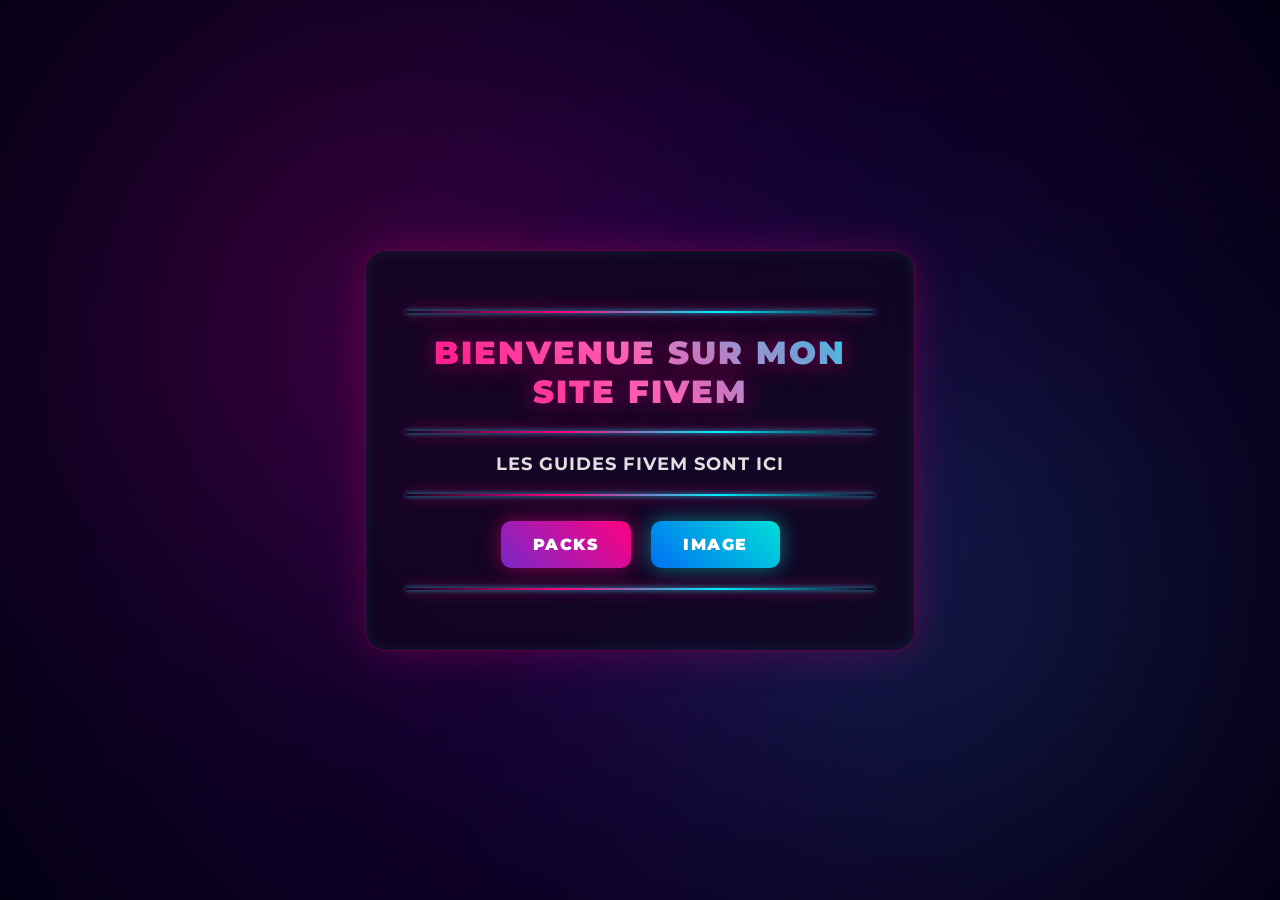
<file: benim sitem gemini gt6 style/index.html>
<!DOCTYPE html>
<html lang="fr">
<head>
    <meta charset="UTF-8">
    <meta name="viewport" content="width=device-width, initial-scale=1.0">
    <title>MON SITE FIVEM</title>  <link rel="stylesheet" href="style.css">
    <style>
        @import url('https://fonts.googleapis.com/css2?family=Montserrat:wght@400;700;900&display=swap');

        * {
            margin: 0;
            padding: 0;
            box-sizing: border-box;
            font-family: 'Montserrat', sans-serif;
        }

        body {
            background: radial-gradient(circle at center, #240046 0%, #10002b 50%, #050014 100%);
            min-height: 100vh;
            display: flex;
            justify-content: center;
            align-items: center;
            color: #ffffff;
            overflow: hidden;
            position: relative;
        }

        /* GTA VI Neon Arka Plan Işıkları */
        body::before {
            content: '';
            position: absolute;
            width: 350px;
            height: 350px;
            background: #ff007f;
            filter: blur(150px);
            opacity: 0.35;
            top: 15%;
            left: 15%;
            border-radius: 50%;
        }

        body::after {
            content: '';
            position: absolute;
            width: 350px;
            height: 350px;
            background: #00f0ff;
            filter: blur(150px);
            opacity: 0.25;
            bottom: 15%;
            right: 15%;
            border-radius: 50%;
        }

        /* Cam Efektli Ana Kart */
        .container {
            background: rgba(15, 5, 29, 0.8);
            backdrop-filter: blur(16px);
            -webkit-backdrop-filter: blur(16px);
            border: 1px solid rgba(255, 0, 128, 0.3);
            border-radius: 20px;
            padding: 40px;
            max-width: 550px;
            width: 90%;
            text-align: center;
            box-shadow: 0 0 40px rgba(255, 0, 128, 0.25), inset 0 0 15px rgba(0, 240, 255, 0.1);
            position: relative;
            z-index: 10;
        }

        h1 {
            font-size: 2rem;
            font-weight: 900;
            text-transform: uppercase;
            letter-spacing: 2px;
            background: linear-gradient(45deg, #ff007f, #ff75c3, #00f0ff);
            -webkit-background-clip: text;
            -webkit-text-fill-color: transparent;
            text-shadow: 0 0 25px rgba(255, 0, 128, 0.5);
            margin: 15px 0;
        }

        p {
            font-size: 1.1rem;
            font-weight: 700;
            letter-spacing: 1px;
            color: #e0e0e0;
            text-transform: uppercase;
            margin: 15px 0;
        }

        /* Neon Çizgiler */
        .neon-hr {
            height: 2px;
            width: 100%;
            background: linear-gradient(90deg, transparent, #ff007f, #00f0ff, transparent);
            border: none;
            margin: 20px 0;
        }

        .btn-group {
            display: flex;
            gap: 20px;
            justify-content: center;
            flex-wrap: wrap;
            margin-top: 25px;
        }

        .btn-group a {
            text-decoration: none;
        }

        .btn {
            padding: 14px 32px;
            font-size: 1rem;
            font-weight: 900;
            text-transform: uppercase;
            letter-spacing: 1.5px;
            color: #ffffff;
            border: none;
            border-radius: 10px;
            cursor: pointer;
            transition: all 0.3s ease;
        }

        .btn-packs {
            background: linear-gradient(45deg, #7928ca, #ff0080);
            box-shadow: 0 0 20px rgba(255, 0, 128, 0.5);
        }

        .btn-packs:hover {
            transform: translateY(-4px) scale(1.05);
            box-shadow: 0 0 35px rgba(255, 0, 128, 0.9);
        }

        .btn-image {
            background: linear-gradient(45deg, #0070f3, #00dfd8);
            box-shadow: 0 0 20px rgba(0, 223, 216, 0.5);
        }

        .btn-image:hover {
            transform: translateY(-4px) scale(1.05);
            box-shadow: 0 0 35px rgba(0, 223, 216, 0.9);
        }
    </style>
</head>
<body>

    <div class="container">
        <hr class="neon-hr">
        <h1>BIENVENUE SUR MON SITE FIVEM</h1> 
        <hr class="neon-hr">

        <p>LES GUIDES FIVEM SONT ICI</p>
        <hr class="neon-hr">

        <div class="btn-group">
            <a href="packs.html" target="_blank"> 
                <button class="btn btn-packs">PACKS</button>
            </a>

            <a href="image.html" target="_blank"> 
                <button class="btn btn-image">IMAGE</button>
            </a>
        </div>
        <hr class="neon-hr">
    </div>

</body>
</html>
</file>
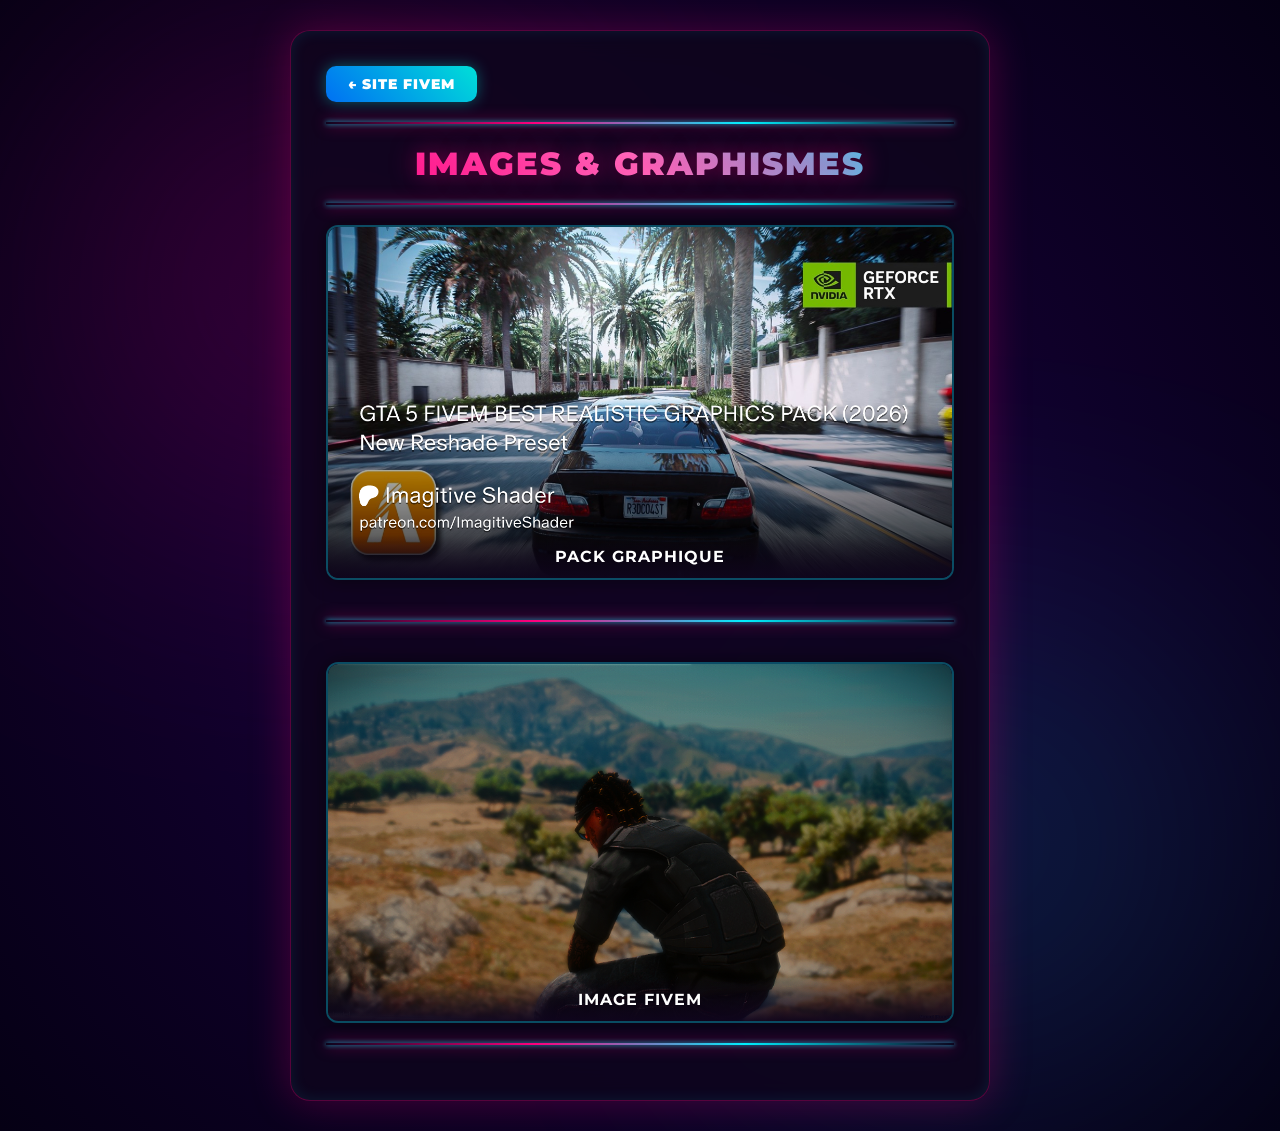
<file: benim sitem gemini gt6 style/image.html>
<!DOCTYPE html>
<html lang="fr">
<head>
    <meta charset="UTF-8">
    <meta name="viewport" content="width=device-width, initial-scale=1.0">
    <title>Images | Site FiveM</title> <link rel="stylesheet" href="style.css">
    <style>
        @import url('https://fonts.googleapis.com/css2?family=Montserrat:wght@400;700;900&display=swap');

        * {
            margin: 0;
            padding: 0;
            box-sizing: border-box;
            font-family: 'Montserrat', sans-serif;
        }

        body {
            background: radial-gradient(circle at center, #240046 0%, #10002b 50%, #050014 100%);
            min-height: 100vh;
            display: flex;
            justify-content: center;
            align-items: center;
            color: #ffffff;
            padding: 30px 15px;
            position: relative;
            overflow-x: hidden;
        }

        /* GTA VI Neon Arka Plan Işıkları */
        body::before {
            content: '';
            position: absolute;
            width: 350px;
            height: 350px;
            background: #ff007f;
            filter: blur(150px);
            opacity: 0.35;
            top: 10%;
            left: 10%;
            border-radius: 50%;
        }

        body::after {
            content: '';
            position: absolute;
            width: 350px;
            height: 350px;
            background: #00f0ff;
            filter: blur(150px);
            opacity: 0.25;
            bottom: 10%;
            right: 10%;
            border-radius: 50%;
        }

        /* Cam Efektli Ana Kart */
        .container {
            background: rgba(15, 5, 29, 0.85);
            backdrop-filter: blur(16px);
            -webkit-backdrop-filter: blur(16px);
            border: 1px solid rgba(255, 0, 128, 0.3);
            border-radius: 20px;
            padding: 35px;
            max-width: 700px;
            width: 100%;
            text-align: center;
            box-shadow: 0 0 40px rgba(255, 0, 128, 0.25), inset 0 0 15px rgba(0, 240, 255, 0.1);
            position: relative;
            z-index: 10;
        }

        .top-bar {
            display: flex;
            justify-content: flex-start;
            margin-bottom: 15px;
        }

        .btn-back {
            background: linear-gradient(45deg, #0070f3, #00dfd8);
            color: #ffffff;
            padding: 10px 22px;
            font-weight: 900;
            font-size: 0.85rem;
            text-transform: uppercase;
            letter-spacing: 1px;
            border: none;
            border-radius: 10px;
            cursor: pointer;
            box-shadow: 0 0 15px rgba(0, 223, 216, 0.4);
            transition: all 0.3s ease;
            text-decoration: none;
            display: inline-block;
        }

        .btn-back:hover {
            transform: translateY(-2px) scale(1.03);
            box-shadow: 0 0 25px rgba(0, 223, 216, 0.8);
        }

        h1 {
            font-size: 2rem;
            font-weight: 900;
            text-transform: uppercase;
            letter-spacing: 2px;
            background: linear-gradient(45deg, #ff007f, #ff75c3, #00f0ff);
            -webkit-background-clip: text;
            -webkit-text-fill-color: transparent;
            text-shadow: 0 0 25px rgba(255, 0, 128, 0.5);
            margin: 10px 0;
        }

        .neon-hr {
            height: 2px;
            width: 100%;
            background: linear-gradient(90deg, transparent, #ff007f, #00f0ff, transparent);
            border: none;
            margin: 20px 0;
        }

        .gallery {
            display: flex;
            flex-direction: column;
            gap: 20px;
        }

        .image-card {
            position: relative;
            border-radius: 12px;
            overflow: hidden;
            border: 2px solid rgba(0, 240, 255, 0.3);
            box-shadow: 0 0 20px rgba(0, 0, 0, 0.5);
            transition: all 0.3s ease;
            display: block;
        }

        .image-card:hover {
            transform: scale(1.02);
            border-color: #ff007f;
            box-shadow: 0 0 30px rgba(255, 0, 128, 0.6);
        }

        .image-card img {
            width: 100%;
            height: auto;
            display: block;
            border-radius: 10px;
        }

        .image-title {
            position: absolute;
            bottom: 0;
            left: 0;
            right: 0;
            background: linear-gradient(transparent, rgba(15, 5, 29, 0.95));
            padding: 12px;
            font-weight: 700;
            font-size: 1rem;
            letter-spacing: 1px;
            color: #ffffff;
            text-transform: uppercase;
        }
    </style>
</head>
<body>

    <div class="container">
        <!-- Bouton de retour à la page d'accueil -->
        <div class="top-bar">
            <a href="index.html" class="btn-back">
                &larr; SITE FIVEM
            </a>
        </div>

        <hr class="neon-hr">
        <h1>IMAGES & GRAPHISMES</h1>
        <hr class="neon-hr">

        <div class="gallery">
            <!-- 1. Görsel (Landscape) -->
            <a href="https://youtu.be/YpQaJbnIM-A?si=PwkJ1m85brtvbEtt" target="_blank" class="image-card">
                <img src="image/landscape.png" alt="PACK GRAPHIQUE" title="pack graphique">
                <div class="image-title">PACK GRAPHIQUE</div>
            </a>

            <hr class="neon-hr">

            <!-- 2. Görsel (FiveM) -->
            <a href="https://youtu.be/YpQaJbnIM-A?si=PwkJ1m85brtvbEtt" target="_blank" class="image-card">
                <img src="image/fivem.png" alt="Image FiveM">
                <div class="image-title">IMAGE FIVEM</div>
            </a>
        </div>

        <hr class="neon-hr">
    </div>

</body>
</html>
</file>
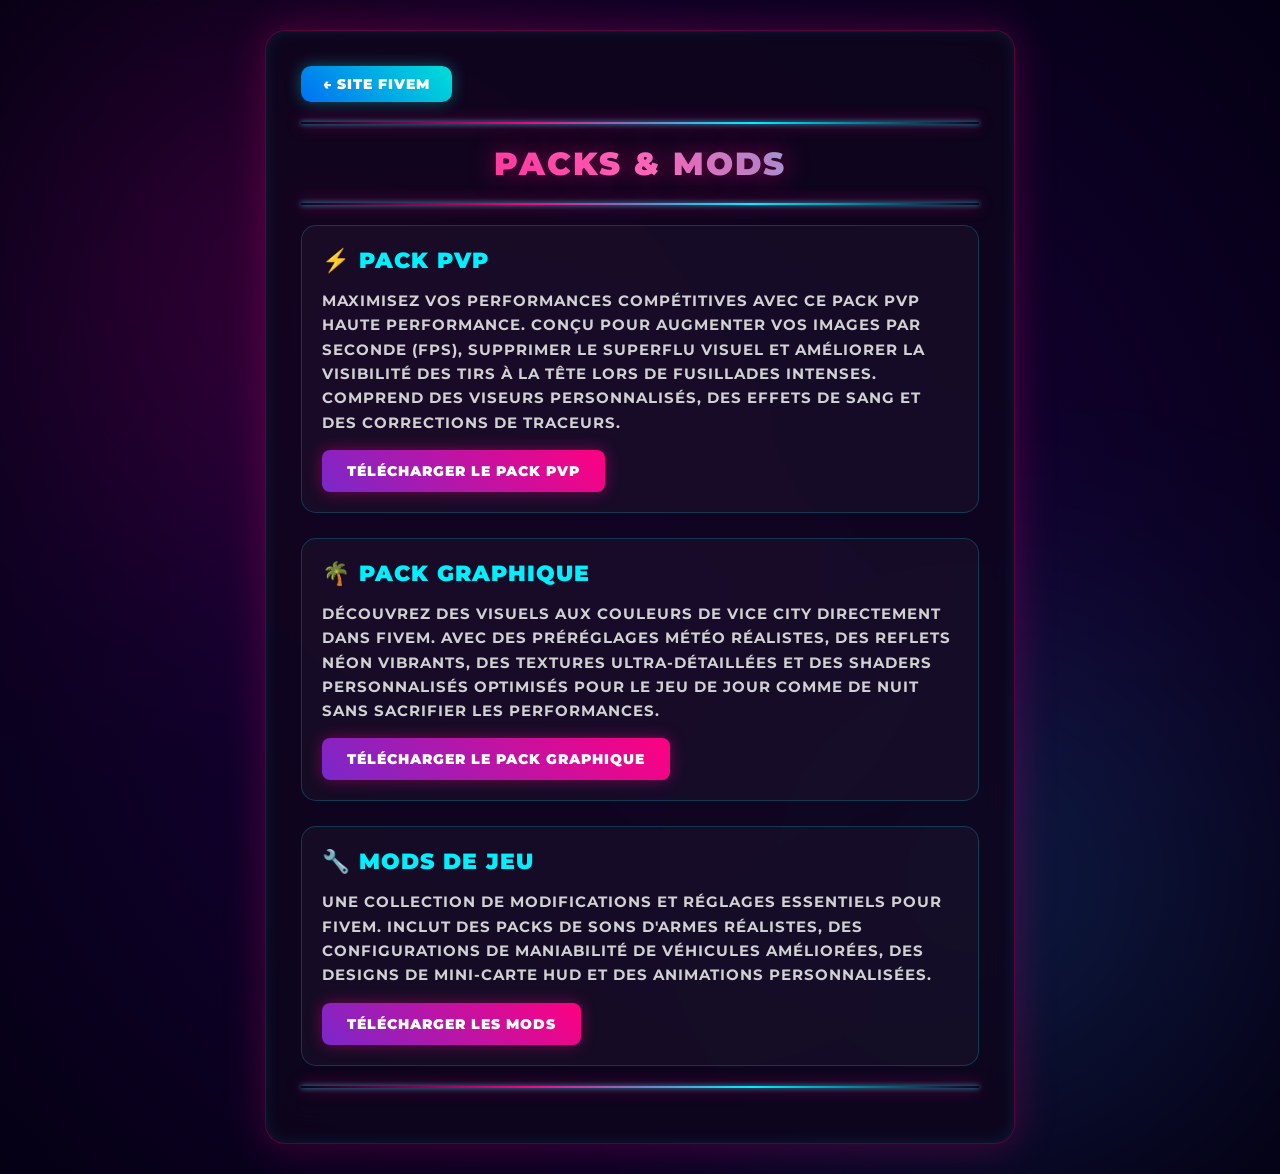
<file: benim sitem gemini gt6 style/packs.html>
<!DOCTYPE html>
<html lang="fr">
<head>
    <meta charset="UTF-8">
    <meta name="viewport" content="width=device-width, initial-scale=1.0">
    <title>Packs & Mods | Site FiveM</title> <link rel="stylesheet" href="style.css">
    <style>
        @import url('https://fonts.googleapis.com/css2?family=Montserrat:wght@400;700;900&display=swap');

        * {
            margin: 0;
            padding: 0;
            box-sizing: border-box;
            font-family: 'Montserrat', sans-serif;
        }

        body {
            background: radial-gradient(circle at center, #240046 0%, #10002b 50%, #050014 100%);
            min-height: 100vh;
            display: flex;
            justify-content: center;
            align-items: center;
            color: #ffffff;
            padding: 30px 15px;
            position: relative;
            overflow-x: hidden;
        }

        /* GTA VI Neon Background Glows */
        body::before {
            content: '';
            position: absolute;
            width: 350px;
            height: 350px;
            background: #ff007f;
            filter: blur(150px);
            opacity: 0.35;
            top: 10%;
            left: 10%;
            border-radius: 50%;
        }

        body::after {
            content: '';
            position: absolute;
            width: 350px;
            height: 350px;
            background: #00f0ff;
            filter: blur(150px);
            opacity: 0.25;
            bottom: 10%;
            right: 10%;
            border-radius: 50%;
        }

        /* Glassmorphic Container */
        .container {
            background: rgba(15, 5, 29, 0.85);
            backdrop-filter: blur(16px);
            -webkit-backdrop-filter: blur(16px);
            border: 1px solid rgba(255, 0, 128, 0.3);
            border-radius: 20px;
            padding: 35px;
            max-width: 750px;
            width: 100%;
            text-align: center;
            box-shadow: 0 0 40px rgba(255, 0, 128, 0.25), inset 0 0 15px rgba(0, 240, 255, 0.1);
            position: relative;
            z-index: 10;
        }

        .top-bar {
            display: flex;
            justify-content: flex-start;
            margin-bottom: 15px;
        }

        .btn-back {
            background: linear-gradient(45deg, #0070f3, #00dfd8);
            color: #ffffff;
            padding: 10px 22px;
            font-weight: 900;
            font-size: 0.85rem;
            text-transform: uppercase;
            letter-spacing: 1px;
            border: none;
            border-radius: 10px;
            cursor: pointer;
            box-shadow: 0 0 15px rgba(0, 223, 216, 0.4);
            transition: all 0.3s ease;
            text-decoration: none;
            display: inline-block;
        }

        .btn-back:hover {
            transform: translateY(-2px) scale(1.03);
            box-shadow: 0 0 25px rgba(0, 223, 216, 0.8);
        }

        h1 {
            font-size: 2rem;
            font-weight: 900;
            text-transform: uppercase;
            letter-spacing: 2px;
            background: linear-gradient(45deg, #ff007f, #ff75c3, #00f0ff);
            -webkit-background-clip: text;
            -webkit-text-fill-color: transparent;
            text-shadow: 0 0 25px rgba(255, 0, 128, 0.5);
            margin: 10px 0;
        }

        .neon-hr {
            height: 2px;
            width: 100%;
            background: linear-gradient(90deg, transparent, #ff007f, #00f0ff, transparent);
            border: none;
            margin: 20px 0;
        }

        /* Pack Cards List */
        .pack-list {
            display: flex;
            flex-direction: column;
            gap: 25px;
            margin-top: 20px;
        }

        .pack-card {
            background: rgba(255, 255, 255, 0.03);
            border: 1px solid rgba(0, 240, 255, 0.2);
            border-radius: 15px;
            padding: 20px;
            text-align: left;
            transition: all 0.3s ease;
        }

        .pack-card:hover {
            border-color: #ff007f;
            box-shadow: 0 0 20px rgba(255, 0, 128, 0.4);
            transform: translateY(-3px);
        }

        .pack-card h2 {
            font-size: 1.4rem;
            font-weight: 900;
            color: #00f0ff;
            text-transform: uppercase;
            margin-bottom: 10px;
            letter-spacing: 1px;
        }

        .pack-card p {
            font-size: 0.95rem;
            line-height: 1.6;
            color: #d1d1d1;
            margin-bottom: 15px;
        }

        .btn-download {
            display: inline-block;
            padding: 12px 25px;
            font-size: 0.9rem;
            font-weight: 900;
            text-transform: uppercase;
            letter-spacing: 1px;
            color: #ffffff;
            background: linear-gradient(45deg, #7928ca, #ff0080);
            border: none;
            border-radius: 8px;
            text-decoration: none;
            box-shadow: 0 0 15px rgba(255, 0, 128, 0.4);
            transition: all 0.3s ease;
        }

        .btn-download:hover {
            transform: scale(1.05);
            box-shadow: 0 0 25px rgba(255, 0, 128, 0.8);
        }
    </style>
</head>
<body>

    <div class="container">
        <!-- Bouton de retour -->
        <div class="top-bar">
            <a href="index.html" class="btn-back">
                &larr; SITE FIVEM
            </a>
        </div>

        <hr class="neon-hr">
        <h1>PACKS & MODS</h1>
        <hr class="neon-hr">

        <div class="pack-list">
            
            <!-- 1. SECTION PACK PVP -->
            <div class="pack-card">
                <h2>⚡ PACK PVP</h2>
                <p>
                    Maximisez vos performances compétitives avec ce pack PvP haute performance. Conçu pour augmenter vos images par seconde (FPS), supprimer le superflu visuel et améliorer la visibilité des tirs à la tête lors de fusillades intenses. Comprend des viseurs personnalisés, des effets de sang et des corrections de traceurs.
                </p>
                <a href="[data-uri]" download="pvp_pack.zip" class="btn-download">
                    TÉLÉCHARGER LE PACK PVP
                </a>
            </div>

            <!-- 2. SECTION PACK GRAPHIQUE -->
            <div class="pack-card">
                <h2>🌴 PACK GRAPHIQUE</h2>
                <p>
                    Découvrez des visuels aux couleurs de Vice City directement dans FiveM. Avec des préréglages météo réalistes, des reflets néon vibrants, des textures ultra-détaillées et des shaders personnalisés optimisés pour le jeu de jour comme de nuit sans sacrifier les performances.
                </p>
                <a href="[data-uri]" download="graphic_pack.zip" class="btn-download">
                    TÉLÉCHARGER LE PACK GRAPHIQUE
                </a>
            </div>

            <!-- 3. SECTION MODS DE JEU -->
            <div class="pack-card">
                <h2>🔧 MODS DE JEU</h2>
                <p>
                    Une collection de modifications et réglages essentiels pour FiveM. Inclut des packs de sons d'armes réalistes, des configurations de maniabilité de véhicules améliorées, des designs de mini-carte HUD et des animations personnalisées.
                </p>
                <a href="[data-uri]" download="game_mods.zip" class="btn-download">
                    TÉLÉCHARGER LES MODS
                </a>
            </div>

        </div>

        <hr class="neon-hr">
    </div>

</body>
</html>
</file>
<file: benim sitem gemini gt6 style/style.css>
@import url('https://fonts.googleapis.com/css2?family=Montserrat:wght@400;700;900&display=swap');

/* GENEL AYARLAR VE ÖZEL SCROLLBAR */
* {
    margin: 0;
    padding: 0;
    box-sizing: border-box;
    font-family: 'Montserrat', sans-serif;
}

::-webkit-scrollbar {
    width: 8px;
}
::-webkit-scrollbar-track {
    background: #050014;
}
::-webkit-scrollbar-thumb {
    background: linear-gradient(180deg, #ff007f, #00f0ff);
    border-radius: 10px;
}

body {
    background: radial-gradient(circle at center, #240046 0%, #10002b 50%, #050014 100%);
    min-height: 100vh;
    display: flex;
    justify-content: center;
    align-items: center;
    color: #ffffff;
    overflow-x: hidden;
    position: relative;
    padding: 20px;
}

/* ARKAPLAN DİNAMİK YÜZEN NEON IŞIKLAR */
body::before {
    content: '';
    position: absolute;
    width: 450px;
    height: 450px;
    background: #ff007f;
    filter: blur(180px);
    opacity: 0.45;
    top: 5%;
    left: 5%;
    border-radius: 50%;
    animation: floatGlow 8s ease-in-out infinite alternate;
    z-index: 1;
}

body::after {
    content: '';
    position: absolute;
    width: 450px;
    height: 450px;
    background: #00f0ff;
    filter: blur(180px);
    opacity: 0.35;
    bottom: 5%;
    right: 5%;
    border-radius: 50%;
    animation: floatGlow 8s ease-in-out infinite alternate-reverse;
    z-index: 1;
}

@keyframes floatGlow {
    0% { transform: translateY(0) scale(1) rotate(0deg); }
    100% { transform: translateY(40px) scale(1.15) rotate(10deg); }
}

/* CAM EFEKTLİ ANA KART (GLASSMORPHISM + NEON PULSE) */
.container {
    background: rgba(15, 5, 29, 0.82);
    backdrop-filter: blur(20px);
    -webkit-backdrop-filter: blur(20px);
    border: 1px solid rgba(255, 0, 128, 0.4);
    border-radius: 24px;
    padding: 40px;
    max-width: 750px;
    width: 100%;
    text-align: center;
    box-shadow: 0 0 50px rgba(255, 0, 128, 0.3), inset 0 0 20px rgba(0, 240, 255, 0.15);
    position: relative;
    z-index: 10;
    animation: fadeIn 0.8s cubic-bezier(0.16, 1, 0.3, 1) forwards;
}

@keyframes fadeIn {
    from { opacity: 0; transform: scale(0.9) translateY(30px); }
    to { opacity: 1; transform: scale(1) translateY(0); }
}

/* ÜST BAR VE GERİ DÖNÜŞ BUTONU */
.top-bar {
    display: flex;
    justify-content: flex-start;
    margin-bottom: 15px;
}

.btn-back {
    background: linear-gradient(45deg, #0070f3, #00dfd8);
    color: #ffffff;
    padding: 10px 22px;
    font-weight: 900;
    font-size: 0.85rem;
    text-transform: uppercase;
    letter-spacing: 1px;
    border: none;
    border-radius: 10px;
    cursor: pointer;
    box-shadow: 0 0 15px rgba(0, 223, 216, 0.4);
    transition: all 0.3s ease;
    text-decoration: none;
    display: inline-block;
}

.btn-back:hover {
    transform: translateY(-3px) scale(1.05);
    box-shadow: 0 0 25px rgba(0, 223, 216, 0.8);
}

/* BAŞLIKLAR (RENK GEÇİŞLİ VE NEON GÖLGELİ) */
h1 {
    font-size: 2.3rem;
    font-weight: 900;
    text-transform: uppercase;
    letter-spacing: 2.5px;
    background: linear-gradient(45deg, #ff007f, #ff75c3, #00f0ff);
    -webkit-background-clip: text;
    -webkit-text-fill-color: transparent;
    text-shadow: 0 0 35px rgba(255, 0, 128, 0.6);
    margin: 15px 0;
    animation: titlePulse 3s ease-in-out infinite alternate;
}

@keyframes titlePulse {
    0% { filter: drop-shadow(0 0 5px rgba(255,0,127,0.3)); }
    100% { filter: drop-shadow(0 0 20px rgba(0,240,255,0.7)); }
}

p {
    font-size: 1.1rem;
    font-weight: 700;
    letter-spacing: 1px;
    color: #e0e0e0;
    text-transform: uppercase;
    margin: 15px 0;
}

/* NEON AYIRICI ÇİZGİLER (YANIP SÖNME EFEKTİ) */
.neon-hr {
    height: 2px;
    width: 100%;
    background: linear-gradient(90deg, transparent, #ff007f, #00f0ff, transparent);
    border: none;
    margin: 20px 0;
    box-shadow: 0 0 15px #ff007f, 0 0 5px #00f0ff;
}

/* BUTON GRUPLARI VE ÖZEL PARLAMA EFEKTLERİ */
.btn-group {
    display: flex;
    gap: 20px;
    justify-content: center;
    flex-wrap: wrap;
    margin-top: 25px;
}

.btn-group a {
    text-decoration: none;
}

.btn {
    padding: 14px 32px;
    font-size: 1rem;
    font-weight: 900;
    text-transform: uppercase;
    letter-spacing: 1.5px;
    color: #ffffff;
    border: none;
    border-radius: 12px;
    cursor: pointer;
    position: relative;
    overflow: hidden;
    transition: all 0.3s cubic-bezier(0.4, 0, 0.2, 1);
}

.btn-packs {
    background: linear-gradient(45deg, #7928ca, #ff0080);
    box-shadow: 0 0 20px rgba(255, 0, 128, 0.4);
}

.btn-packs:hover {
    transform: translateY(-5px) scale(1.06);
    box-shadow: 0 0 40px rgba(255, 0, 128, 0.9), inset 0 0 12px rgba(255, 255, 255, 0.4);
}

.btn-image {
    background: linear-gradient(45deg, #0070f3, #00dfd8);
    box-shadow: 0 0 20px rgba(0, 223, 216, 0.4);
}

.btn-image:hover {
    transform: translateY(-5px) scale(1.06);
    box-shadow: 0 0 40px rgba(0, 223, 216, 0.9), inset 0 0 12px rgba(255, 255, 255, 0.4);
}

/* PACK & MOD KARTLARI (FOTOĞRAF VE MOD KARTLARI İÇİN) */
.pack-list {
    display: flex;
    flex-direction: column;
    gap: 25px;
    margin-top: 20px;
}

.pack-card {
    background: rgba(255, 255, 255, 0.02);
    border: 1px solid rgba(0, 240, 255, 0.25);
    border-radius: 16px;
    padding: 22px;
    text-align: left;
    transition: all 0.4s cubic-bezier(0.16, 1, 0.3, 1);
    position: relative;
    overflow: hidden;
}

.pack-card::before {
    content: '';
    position: absolute;
    top: 0;
    left: -100%;
    width: 100%;
    height: 100%;
    background: linear-gradient(90deg, transparent, rgba(255, 255, 255, 0.05), transparent);
    transition: 0.5s;
}

.pack-card:hover::before {
    left: 100%;
}

.pack-card:hover {
    border-color: #ff007f;
    box-shadow: 0 0 30px rgba(255, 0, 128,
</file>
